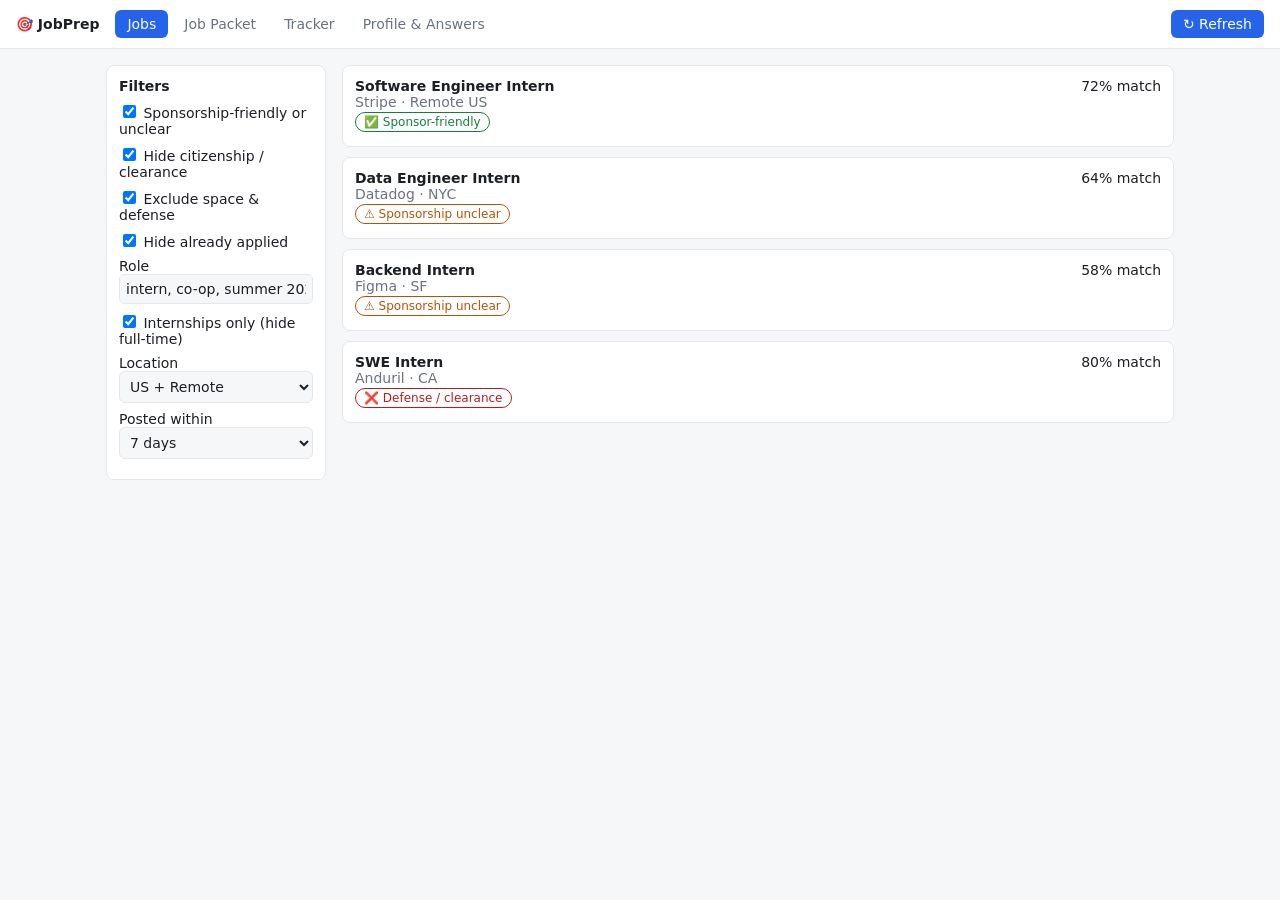
<file: mockup/index.html>
<!doctype html>
<html lang="en"><head><meta charset="utf-8"><meta name="viewport" content="width=device-width,initial-scale=1">
<title>Job Prep Mockup</title>
<style>
:root{--bg:#f6f7f9;--fg:#1c1f24;--card:#fff;--mut:#6b7280;--bd:#e5e7eb;--ac:#2563eb;--ok:#15803d;--warn:#b45309;--bad:#b91c1c}
@media(prefers-color-scheme:dark){:root{--bg:#14161a;--fg:#e6e8eb;--card:#1d2026;--mut:#9aa1ac;--bd:#2c313a;--ac:#6ea0ff;--ok:#4ade80;--warn:#fbbf24;--bad:#f87171}}
*{box-sizing:border-box}body{margin:0;font:14px system-ui,sans-serif;background:var(--bg);color:var(--fg)}
nav{display:flex;gap:4px;padding:10px 16px;background:var(--card);border-bottom:1px solid var(--bd);flex-wrap:wrap;align-items:center}
nav b{margin-right:12px}nav button{border:0;background:none;color:var(--mut);padding:6px 12px;border-radius:6px;cursor:pointer;font:inherit}
nav button.on{background:var(--ac);color:#fff}nav .sp{flex:1}
main{padding:16px;max-width:1100px;margin:auto}section{display:none}section.on{display:block}
.grid{display:grid;grid-template-columns:220px 1fr;gap:16px}@media(max-width:700px){.grid{grid-template-columns:1fr}}
.card{background:var(--card);border:1px solid var(--bd);border-radius:8px;padding:12px;margin-bottom:10px}
.job{cursor:pointer}.job:hover{border-color:var(--ac)}.row{display:flex;justify-content:space-between;gap:8px;flex-wrap:wrap}
.mut{color:var(--mut)}.tag{display:inline-block;padding:2px 8px;border-radius:99px;font-size:12px;border:1px solid var(--bd);margin:2px 4px 2px 0}
.ok{color:var(--ok);border-color:var(--ok)}.warn{color:var(--warn);border-color:var(--warn)}.bad{color:var(--bad);border-color:var(--bad)}
label{display:block;margin:8px 0}input[type=text],select,textarea{width:100%;padding:6px;border:1px solid var(--bd);border-radius:6px;background:var(--bg);color:var(--fg);font:inherit}
button.p{background:var(--ac);color:#fff;border:0;padding:6px 12px;border-radius:6px;cursor:pointer;font:inherit}
button.s{background:none;border:1px solid var(--bd);color:var(--fg);padding:3px 8px;border-radius:6px;cursor:pointer;font:inherit}
.kan{display:grid;grid-template-columns:repeat(4,1fr);gap:10px}@media(max-width:700px){.kan{grid-template-columns:1fr}}
.kan h4{margin:0 0 8px}table{width:100%;border-collapse:collapse}td,th{text-align:left;padding:6px;border-bottom:1px solid var(--bd)}
</style></head><body>
<nav><b>🎯 JobPrep</b>
<button class="on" data-t="feed">Jobs</button><button data-t="detail">Job Packet</button>
<button data-t="track">Tracker</button><button data-t="prof">Profile &amp; Answers</button>
<span class="sp"></span><button class="p" onclick="alert('Mock: would fetch Greenhouse/Lever/Ashby')">↻ Refresh</button></nav>
<main>

<section id="feed" class="on"><div class="grid">
<aside class="card"><b>Filters</b>
<label><input type="checkbox" checked> Sponsorship-friendly or unclear</label>
<label><input type="checkbox" checked> Hide citizenship / clearance</label>
<label><input type="checkbox" checked> Exclude space &amp; defense</label>
<label><input type="checkbox" checked> Hide already applied</label>
<label>Role<input type="text" value="intern, co-op, summer 2027"></label>
<label><input type="checkbox" checked> Internships only (hide full-time)</label>
<label>Location<select><option>US + Remote</option><option>Remote only</option></select></label>
<label>Posted within<select><option>7 days</option><option>30 days</option></select></label>
</aside>
<div id="jobs"></div></div></section>

<section id="detail"><div class="card"><div class="row"><div><h2 style="margin:0">Software Engineer Intern</h2><span class="mut">Stripe · Remote US · Greenhouse · 2d ago</span></div>
<div><button class="s">Open posting ↗</button> <button class="p" onclick="alert('Mock: moved to Tracker as Applied')">Mark applied</button></div></div>
<p><span class="tag ok">✅ Sponsor-friendly (“visa sponsorship available”)</span><span class="tag ok">Non-space</span><span class="tag">H-1B filings: 412 (2024)</span></p></div>
<div class="grid" style="grid-template-columns:1fr 1fr">
<div class="card"><b>Keywords for your resume</b><p class="mut">You have ✓ / Missing ✗</p>
<span class="tag ok">✓ Python</span><span class="tag ok">✓ SQL</span><span class="tag ok">✓ REST APIs</span><span class="tag bad">✗ Kafka</span><span class="tag bad">✗ Ruby</span><span class="tag warn">~ distributed systems</span>
<p class="mut">Match score: 72%</p></div>
<div class="card"><b>Your answers (click to copy)</b><table>
<tr><td>Need sponsorship?</td><td><button class="s" onclick="this.textContent='Copied'">No</button></td></tr>
<tr><td>Worked here before?</td><td><button class="s" onclick="this.textContent='Copied'">No</button></td></tr>
<tr><td>Work authorization</td><td><button class="s" onclick="this.textContent='Copied'">Authorized (F-1 CPT/OPT)</button></td></tr>
<tr><td>Email</td><td><button class="s" onclick="this.textContent='Copied'">you@email.com</button></td></tr></table></div></div></section>

<section id="track"><div class="kan" id="kan"></div></section>

<section id="prof"><div class="grid" style="grid-template-columns:1fr 1fr">
<div class="card"><b>Personal info</b><label>Name<input type="text" value="Gantumur Battumur"></label><label>Email<input type="text" value="you@email.com"></label><label>Phone<input type="text"></label><label>LinkedIn<input type="text"></label><label>Skills (comma)<textarea rows="3">Python, SQL, REST APIs</textarea></label></div>
<div class="card"><b>Canned answers</b><label>Need sponsorship?<select><option>No</option><option>Yes</option></select></label>
<label>Worked at company before?<select><option>No (default)</option></select></label>
<label>Companies I worked at (override → Yes)<input type="text" placeholder="IBM, ..."></label>
<label>Extra Q → A<textarea rows="4" placeholder="Question text => answer"></textarea></label><button class="p">Save</button></div></div></section>
</main>
<script>
const jobs=[["Software Engineer Intern","Stripe","Remote US","ok","✅ Sponsor-friendly",72],["Data Engineer Intern","Datadog","NYC","warn","⚠️ Sponsorship unclear",64],["Backend Intern","Figma","SF","warn","⚠️ Sponsorship unclear",58],["SWE Intern","Anduril","CA","bad","❌ Defense / clearance",80]];
document.getElementById('jobs').innerHTML=jobs.map(j=>`<div class="card job" onclick="show('detail')"><div class="row"><b>${j[0]}</b><span>${j[5]}% match</span></div><div class="mut">${j[1]} · ${j[2]}</div><span class="tag ${j[3]}">${j[4]}</span></div>`).join('');
const cols={Saved:["Datadog – Data Eng Intern"],Applied:["Stripe – SWE Intern (Oct 18)"],Interview:["Notion – SWE Intern"],Rejected:["Meta – SWE Intern"]};
document.getElementById('kan').innerHTML=Object.entries(cols).map(([k,v])=>`<div><h4>${k}</h4>${v.map(x=>`<div class="card">${x}<br><span class="mut">notes…</span></div>`).join('')}</div>`).join('');
function show(t){document.querySelectorAll('section').forEach(s=>s.classList.toggle('on',s.id===t));document.querySelectorAll('nav button[data-t]').forEach(b=>b.classList.toggle('on',b.dataset.t===t))}
document.querySelectorAll('nav button[data-t]').forEach(b=>b.onclick=()=>show(b.dataset.t));
</script></body></html>
</file>
